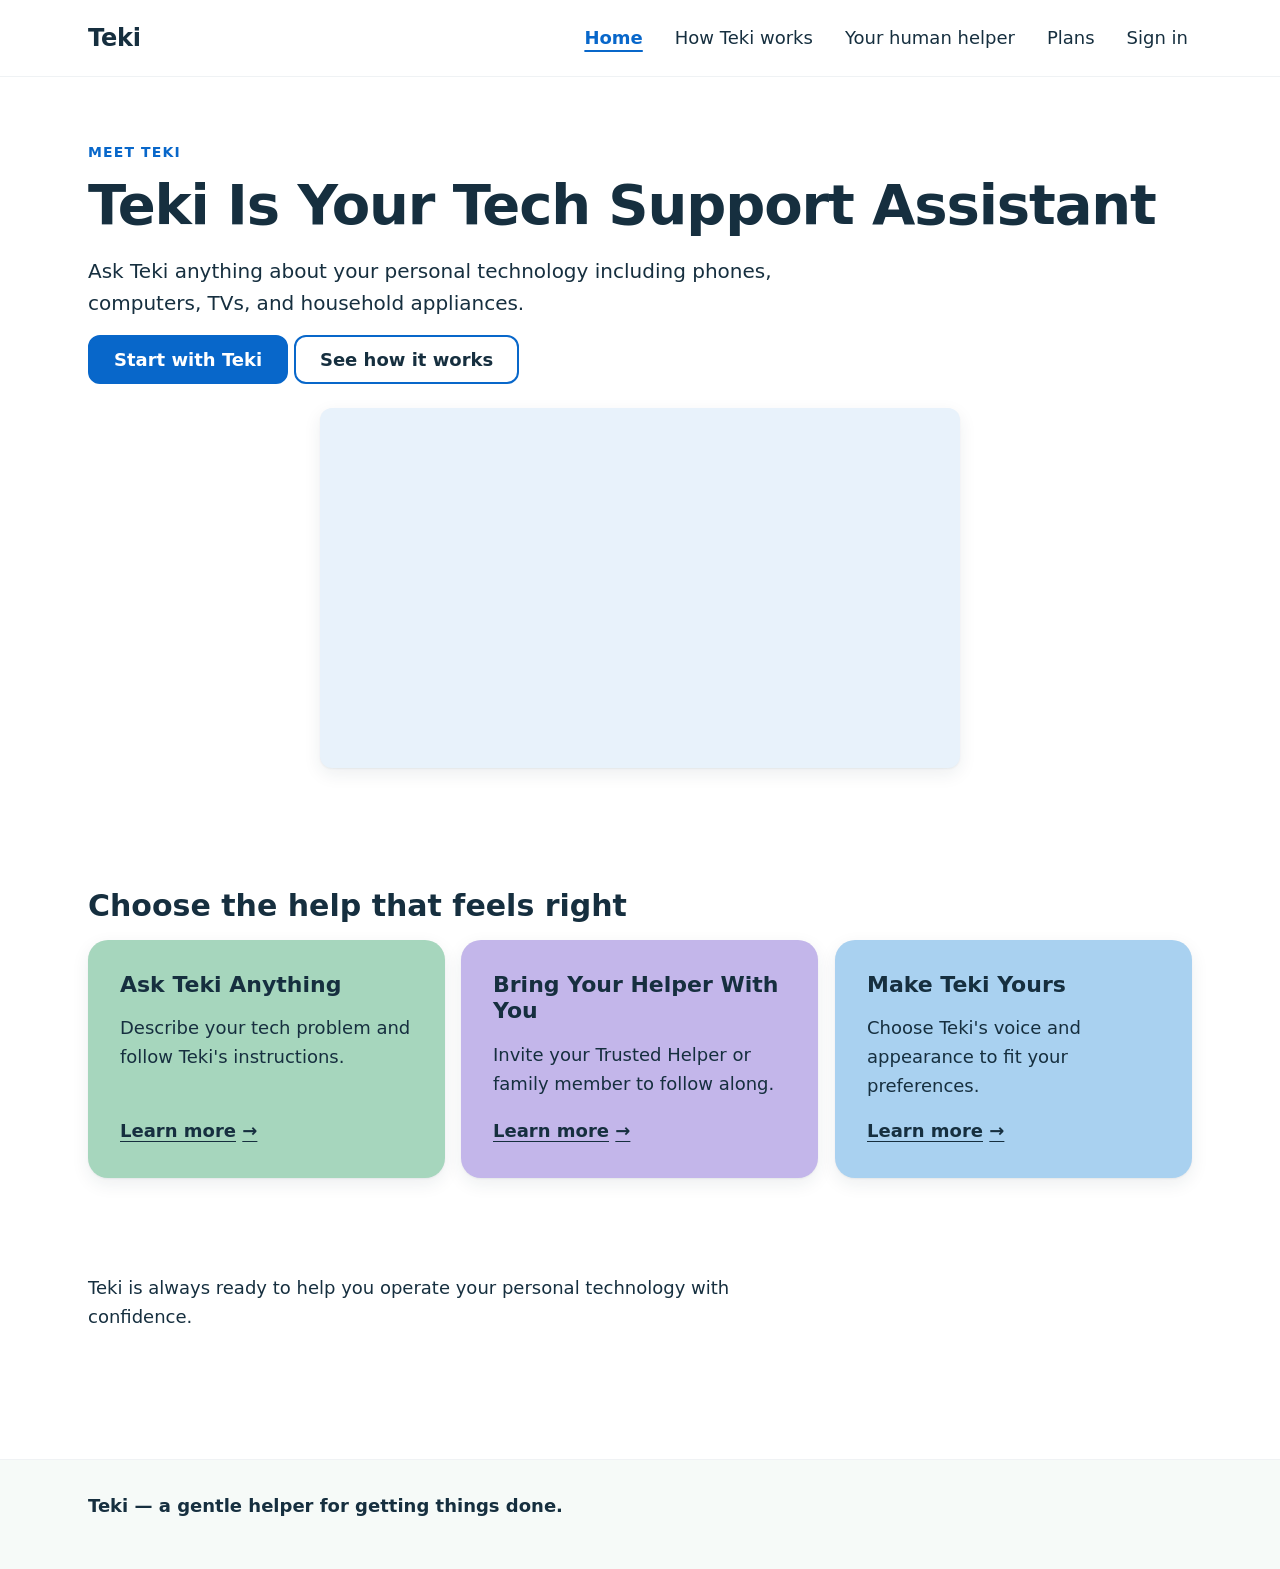
<file: index.html>
<!DOCTYPE html>
<html lang="en">
<head>
  <meta charset="utf-8">
  <meta name="viewport" content="width=device-width, initial-scale=1">
  <title>Teki - Home</title>
  <link rel="stylesheet" href="styles.css">
  <link rel="icon" type="image/png" href="/Teki paws.png">
</head>
<body>
  <a class="skip-link" href="#main">Skip to content</a>
  <header class="site-header">
    <div class="container">
      <a class="brand" href="index.html">Teki</a>
      <nav class="nav" aria-label="Main">
        <a href="index.html" class="active" aria-current="page">Home</a>
        <a href="how-it-works.html">How Teki works</a>
        <a href="your-helper.html">Your human helper</a>
        <a href="plans.html">Plans</a>
<!--        <a href="help.html">Help</a> -->
        <a href="https://teki.help">Sign in</a>
      </nav>
    </div>
  </header>

  <main id="main">
    <section class="container reveal" aria-labelledby="hero-title">
      <p class="eyebrow">MEET TEKI</p>
      <h1 id="hero-title">Teki Is Your Tech Support Assistant</h1>
      <p>Ask Teki anything about your personal technology including phones, computers, TVs, and household appliances.</p>
      <p>
        <a class="btn btn-primary" href="https://teki.help">Start with Teki</a>
        <a class="btn btn-secondary" href="how-it-works.html">See how it works</a>
      </p>

      <div class="video-embed" id="intro-animation">
        <iframe
          src="https://app.heygen.com/embeds/3d07759555ea44608191a38a7d48bf6b"
          title="Meet Teki — a short intro video"
          frameborder="0"
          allow="encrypted-media; fullscreen;"
          allowfullscreen></iframe>
      </div>
    </section>

    <section class="container reveal" aria-labelledby="choose-title">
      <h2 id="choose-title">Choose the help that feels right</h2>
      <div class="topic-grid">
        <div class="card card--mint reveal reveal--d1">
          <h3>Ask Teki Anything</h3>
          <p>Describe your tech problem and follow Teki's instructions.</p>
          <a class="card__link" href="how-it-works.html" aria-label="Ask Teki Anything — learn more">Learn more <span class="arrow" aria-hidden="true">&rarr;</span></a>
        </div>
        <div class="card card--lavender reveal reveal--d2">
          <h3>Bring Your Helper With You</h3>
          <p>Invite your Trusted Helper or family member to follow along.</p>
          <a class="card__link" href="your-helper.html" aria-label="Bring Your Helper With You — learn more">Learn more <span class="arrow" aria-hidden="true">&rarr;</span></a>
        </div>
        <div class="card card--blue reveal reveal--d3">
          <h3>Make Teki Yours</h3>
          <p>Choose Teki's voice and appearance to fit your preferences.</p>
          <a class="card__link" href="help.html" aria-label="Make Teki Yours — learn more">Learn more <span class="arrow" aria-hidden="true">&rarr;</span></a>
        </div>
      </div>
    </section>

    <section class="container reveal" aria-label="Our promise">
      <p>Teki is always ready to help you operate your personal technology with confidence.</p>
    </section>
  </main>

  <footer class="site-footer">
    <div class="container">
      <p><b>Teki &mdash; a gentle helper for getting things done.</b></p>
    </div>
  </footer>

  <script src="main.js"></script>
</body>
</html>
</file>
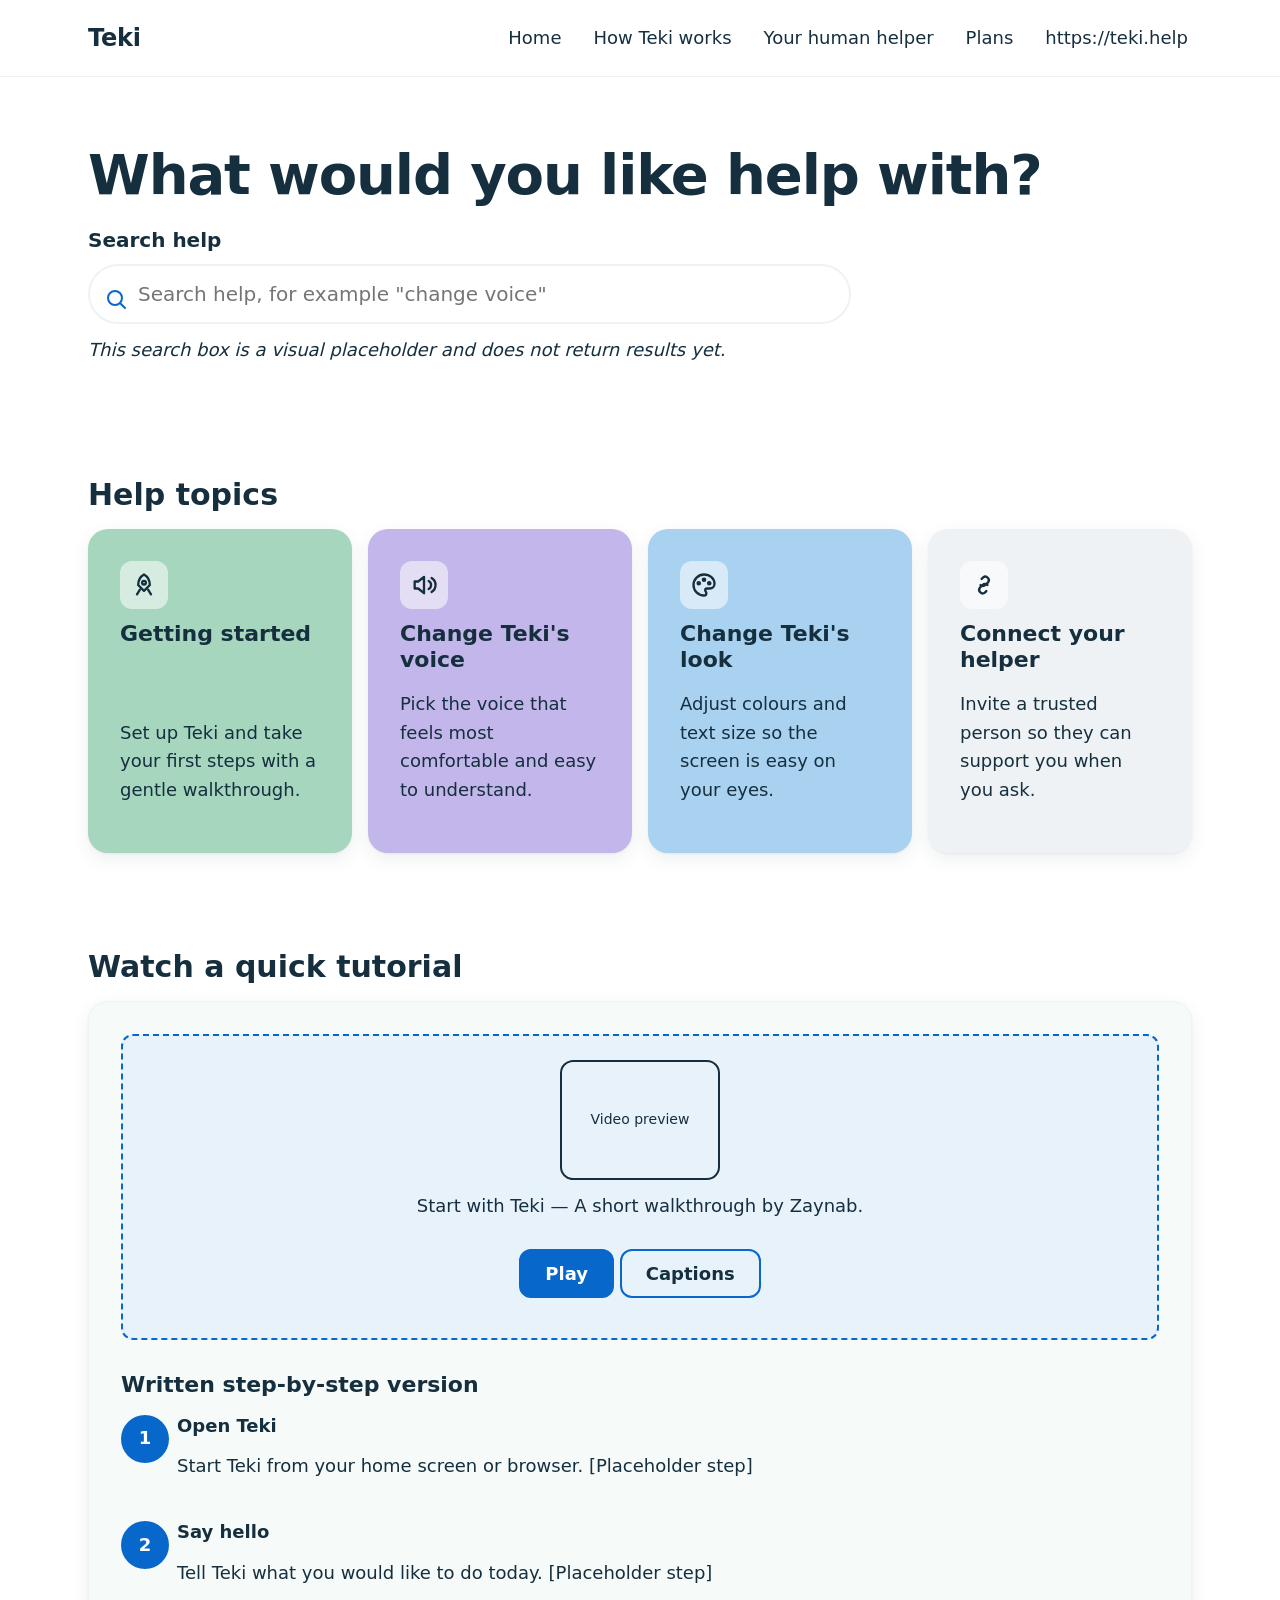
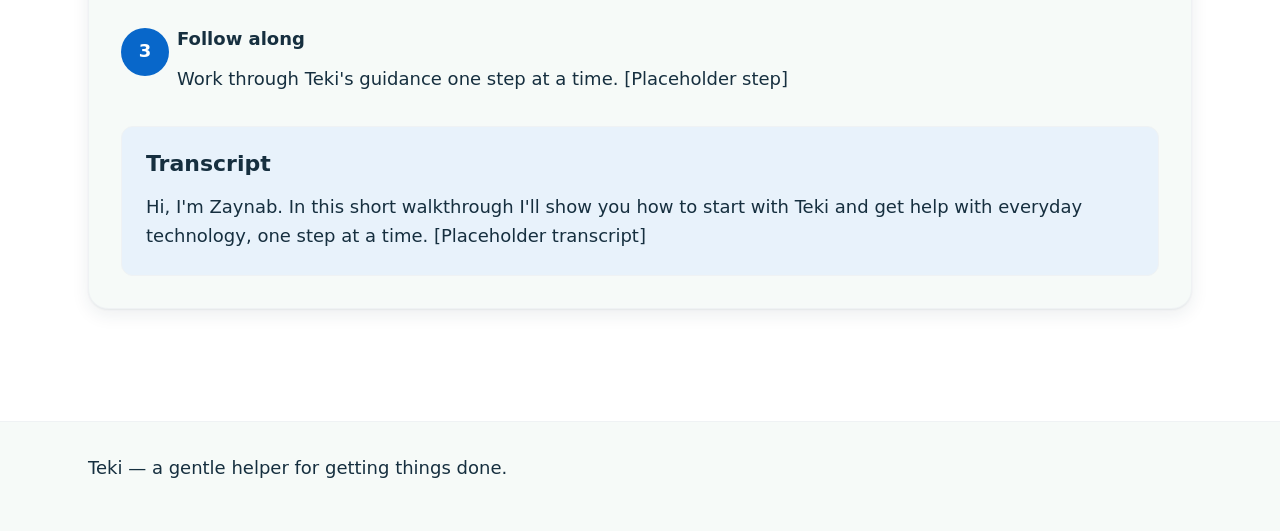
<file: help.html>
<!DOCTYPE html>
<html lang="en">
<head>
  <meta charset="utf-8">
  <meta name="viewport" content="width=device-width, initial-scale=1">
  <title>Teki - Your human helper</title>
  <link rel="stylesheet" href="styles.css">
</head>
<body>
  <a class="skip-link" href="#main">Skip to content</a>
  <header class="site-header">
    <div class="container">
      <a class="brand" href="index.html">Teki</a>
      <nav class="nav" aria-label="Main">
        <a href="index.html">Home</a>
        <a href="how-it-works.html">How Teki works</a>
        <a href="your-helper.html">Your human helper</a>
        <a href="plans.html">Plans</a>
<!--        <a href="help.html" class="active" aria-current="page">Help</a> -->
        <a href="app.html">https://teki.help</a>
      </nav>
    </div>
  </header>

  <main id="main">
    <section class="container reveal" aria-labelledby="help-title">
      <h1 id="help-title">What would you like help with?</h1>

      <p class="search-box">
        <label for="help-search">Search help</label>
        <svg class="icon" viewBox="0 0 24 24" aria-hidden="true" focusable="false"><circle cx="11" cy="11" r="7"/><path d="m21 21-4.3-4.3"/></svg>
        <input type="search" id="help-search" name="help-search" placeholder='Search help, for example "change voice"'>
      </p>
      <p><em>This search box is a visual placeholder and does not return results yet.</em></p>
    </section>

    <section class="container reveal" aria-labelledby="topics-title">
      <h2 id="topics-title">Help topics</h2>
      <div class="topic-grid">
        <div class="card card--mint reveal reveal--d1">
          <span class="card__icon" aria-hidden="true">
            <svg class="icon" viewBox="0 0 24 24" aria-hidden="true" focusable="false"><path d="M12 3c3.5 2 5 5.5 5 9l-5 5-5-5c0-3.5 1.5-7 5-9Z"/><circle cx="12" cy="10" r="1.6"/><path d="M8.5 16 6 20M15.5 16 18 20"/></svg>
          </span>
          <h3>Getting started</h3>
          <p>Set up Teki and take your first steps with a gentle walkthrough.</p>
        </div>
        <div class="card card--lavender reveal reveal--d2">
          <span class="card__icon" aria-hidden="true">
            <svg class="icon" viewBox="0 0 24 24" aria-hidden="true" focusable="false"><path d="M4 9v6h3l5 4V5L7 9H4Z"/><path d="M16 8.5a4 4 0 0 1 0 7M18.5 6a7 7 0 0 1 0 12"/></svg>
          </span>
          <h3>Change Teki's voice</h3>
          <p>Pick the voice that feels most comfortable and easy to understand.</p>
        </div>
        <div class="card card--blue reveal reveal--d3">
          <span class="card__icon" aria-hidden="true">
            <svg class="icon" viewBox="0 0 24 24" aria-hidden="true" focusable="false"><path d="M12 3a9 9 0 0 0 0 18c1.1 0 2-.9 2-2 0-.5-.2-1-.5-1.3-.3-.4-.5-.8-.5-1.2 0-.8.7-1.5 1.5-1.5H17a4 4 0 0 0 4-4c0-4.4-4-8-9-8Z"/><circle cx="7.5" cy="10.5" r="1"/><circle cx="12" cy="7.5" r="1"/><circle cx="16.5" cy="10.5" r="1"/></svg>
          </span>
          <h3>Change Teki's look</h3>
          <p>Adjust colours and text size so the screen is easy on your eyes.</p>
        </div>
        <div class="card card--grey reveal reveal--d3">
          <span class="card__icon" aria-hidden="true">
            <svg class="icon" viewBox="0 0 24 24" aria-hidden="true" focusable="false"><path d="M9 12a3 3 0 0 0 4.2 0l2.3-2.3a3 3 0 0 0-4.2-4.2L10 6.8"/><path d="M15 12a3 3 0 0 0-4.2 0l-2.3 2.3a3 3 0 0 0 4.2 4.2L14 17.2"/></svg>
          </span>
          <h3>Connect your helper</h3>
          <p>Invite a trusted person so they can support you when you ask.</p>
        </div>
      </div>
    </section>

    <section class="container reveal" aria-labelledby="tutorial-title">
      <h2 id="tutorial-title">Watch a quick tutorial</h2>

      <div class="media-card">
        <div class="media-placeholder" id="tutorial-video" role="group" aria-label="Video preview">
          <svg width="160" height="120" viewBox="0 0 160 120" role="img" aria-label="Placeholder for the Teki walkthrough video">
            <rect x="1" y="1" width="158" height="118" rx="12" fill="none" stroke="currentColor" stroke-width="2"></rect>
            <text x="80" y="64" text-anchor="middle" fill="currentColor" font-size="14">Video preview</text>
          </svg>
          <p>Start with Teki — A short walkthrough by Zaynab.</p>
          <p>
            <button type="button" class="btn btn-primary" data-toggle="play" aria-pressed="false" aria-controls="tutorial-video" data-label-on="Pause" data-label-off="Play">Play</button>
            <button type="button" class="btn btn-secondary" data-toggle="play" data-mode="captions" aria-pressed="false" aria-controls="tutorial-video" data-label-on="Captions on" data-label-off="Captions">Captions</button>
          </p>
        </div>

        <h3>Written step-by-step version</h3>
        <ol class="steps">
          <li>
            <h4>Open Teki</h4>
            <p>Start Teki from your home screen or browser. [Placeholder step]</p>
          </li>
          <li>
            <h4>Say hello</h4>
            <p>Tell Teki what you would like to do today. [Placeholder step]</p>
          </li>
          <li>
            <h4>Follow along</h4>
            <p>Work through Teki's guidance one step at a time. [Placeholder step]</p>
          </li>
        </ol>

        <div class="transcript">
          <h3>Transcript</h3>
          <p>Hi, I'm Zaynab. In this short walkthrough I'll show you how to start with Teki and get help with everyday technology, one step at a time. [Placeholder transcript]</p>
        </div>
      </div>
    </section>
  </main>

  <footer class="site-footer">
    <div class="container">
      <p>Teki &mdash; a gentle helper for getting things done.</p>
    </div>
  </footer>

  <script src="main.js"></script>
</body>
</html>
</file>
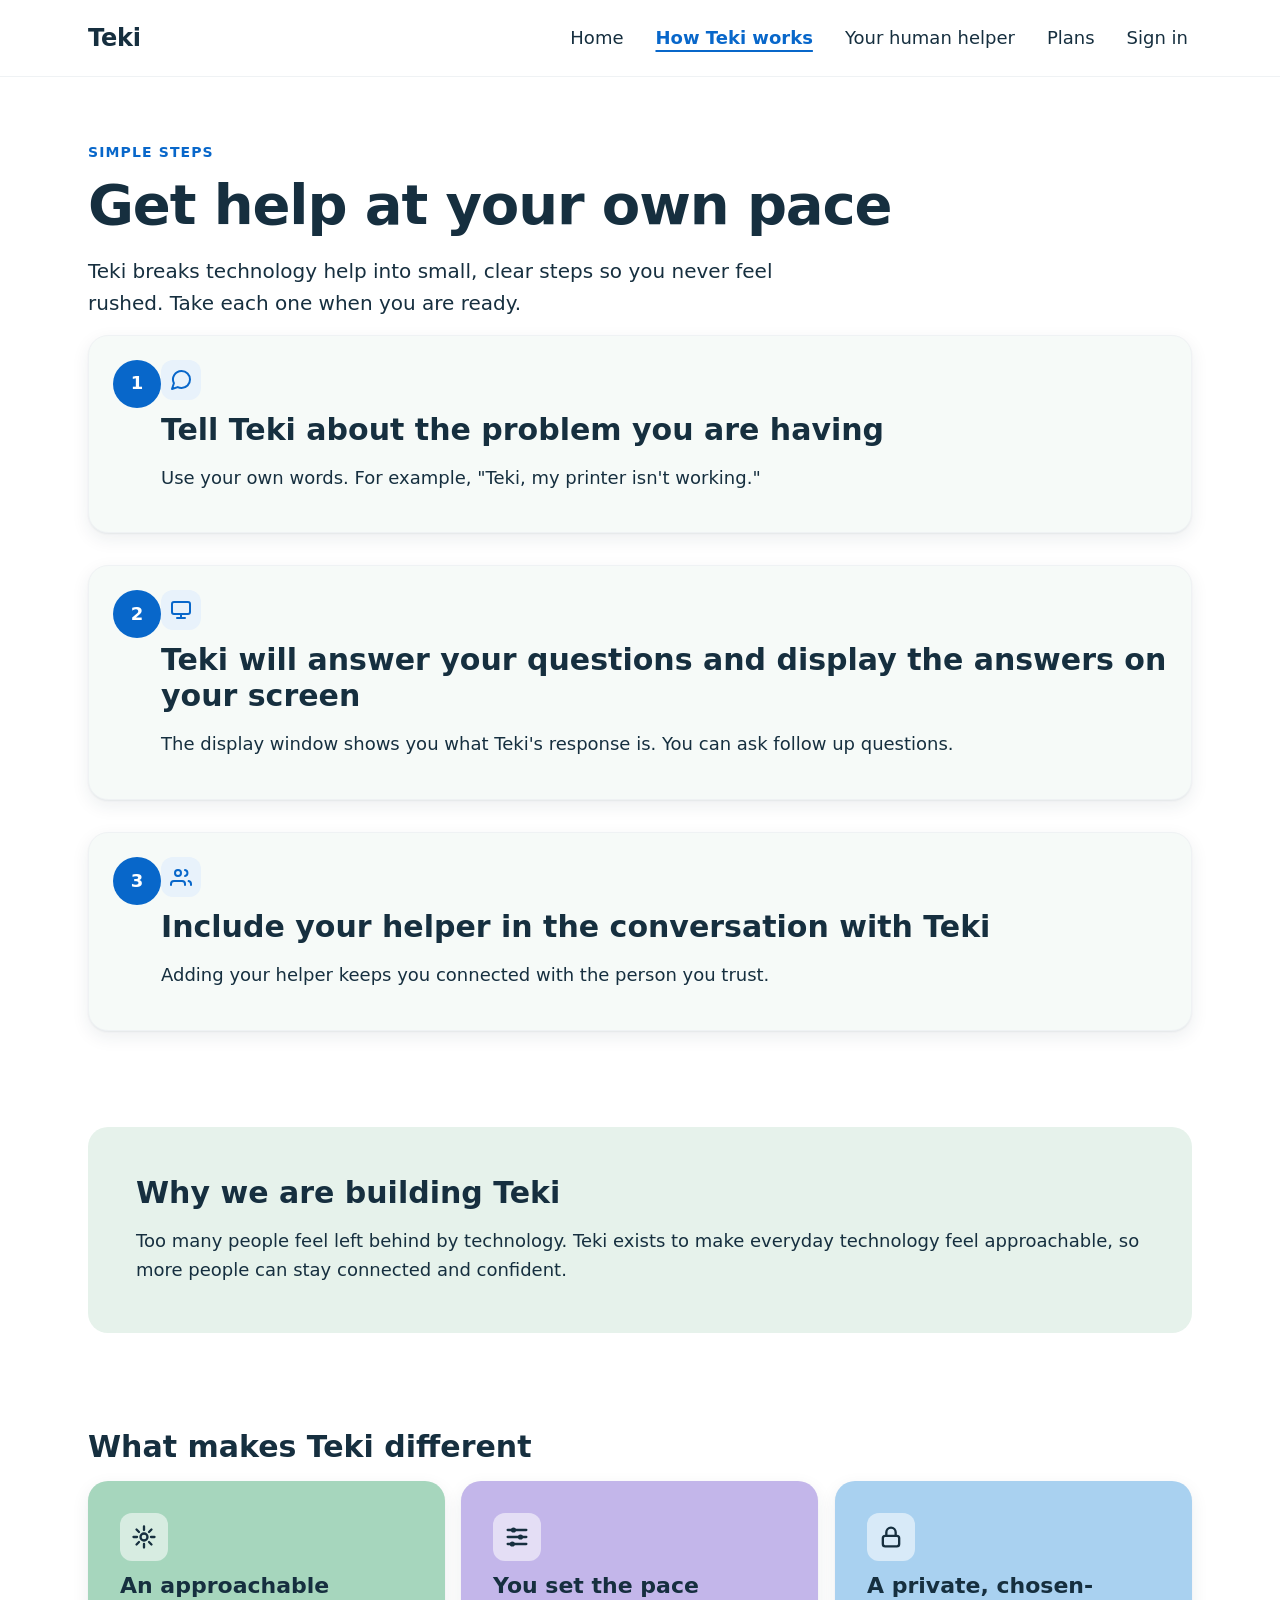
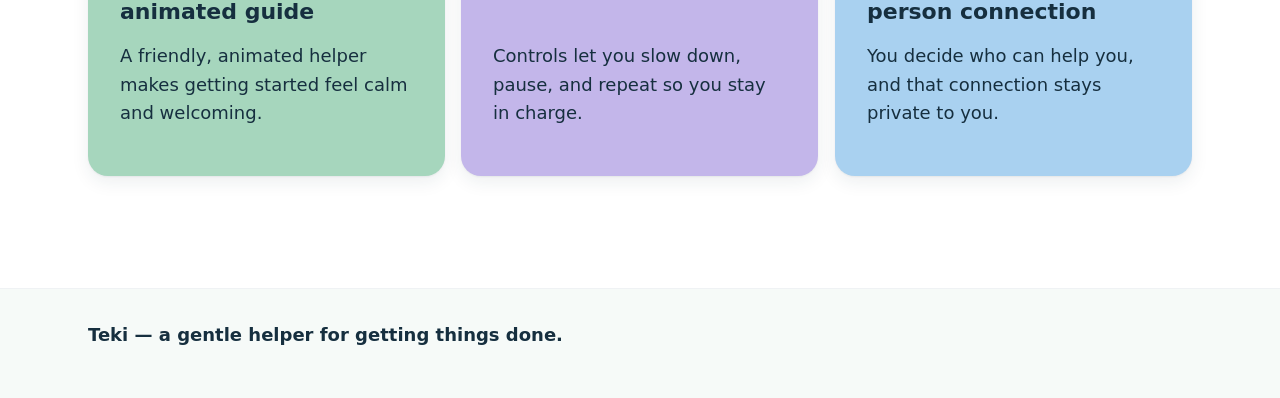
<file: how-it-works.html>
<!DOCTYPE html>
<html lang="en">
<head>
  <meta charset="utf-8">
  <meta name="viewport" content="width=device-width, initial-scale=1">
  <title>Teki — How Teki works</title>
  <link rel="stylesheet" href="styles.css">
  <link rel="icon" type="image/png" href="/Teki paws.png">
</head>
<body>
  <a class="skip-link" href="#main">Skip to content</a>
  <header class="site-header">
    <div class="container">
      <a class="brand" href="index.html">Teki</a>
      <nav class="nav" aria-label="Main">
        <a href="index.html">Home</a>
        <a href="how-it-works.html" class="active" aria-current="page">How Teki works</a>
        <a href="your-helper.html">Your human helper</a>
        <a href="plans.html">Plans</a>
<!--        <a href="help.html">Help</a> -->
        <a href="https://teki.help">Sign in</a>
      </nav>
    </div>
  </header>

  <main id="main">
    <section class="container reveal" aria-labelledby="hiw-title">
      <p class="eyebrow">SIMPLE STEPS</p>
      <h1 id="hiw-title">Get help at your own pace</h1>
      <p>Teki breaks technology help into small, clear steps so you never feel rushed. Take each one when you are ready.</p>

      <ol class="steps steps--iconic">
        <li>
          <span class="step__icon" aria-hidden="true">
            <svg class="icon" viewBox="0 0 24 24" aria-hidden="true" focusable="false"><path d="M21 11.5a8.38 8.38 0 0 1-8.5 8.5 8.5 8.5 0 0 1-3.8-.9L3 21l1.9-5.7A8.5 8.5 0 0 1 12.5 3 8.38 8.38 0 0 1 21 11.5Z"/></svg>
          </span>
          <h2>Tell Teki about the problem you are having</h2>
          <p>Use your own words. For example, "Teki, my printer isn't working."</p>
        </li>
        <li>
          <span class="step__icon" aria-hidden="true">
            <svg class="icon" viewBox="0 0 24 24" aria-hidden="true" focusable="false"><rect x="3" y="4" width="18" height="12" rx="2"/><path d="M8 20h8M12 16v4"/></svg>
          </span>
          <h2>Teki will answer your questions and display the answers on your screen</h2>
          <p>The display window shows you what Teki's response is. You can ask follow up questions.</p>
        </li>
        <li>
          <span class="step__icon" aria-hidden="true">
            <svg class="icon" viewBox="0 0 24 24" aria-hidden="true" focusable="false"><path d="M16 20v-1a3 3 0 0 0-3-3H5a3 3 0 0 0-3 3v1"/><circle cx="9" cy="8" r="3"/><path d="M22 20v-1a3 3 0 0 0-2.4-2.9M16 5.1A3 3 0 0 1 16 11"/></svg>
          </span>
          <h2>Include your helper in the conversation with Teki</h2>
          <p>Adding your helper keeps you connected with the person you trust.</p>
        </li>
      </ol>
    </section>

    <section class="container reveal" aria-labelledby="mission-title">
      <div class="feature-band">
        <h2 id="mission-title">Why we are building Teki</h2>
        <p>Too many people feel left behind by technology. Teki exists to make everyday technology feel approachable, so more people can stay connected and confident.</p>
      </div>
    </section>

    <section class="container reveal" aria-labelledby="different-title">
      <h2 id="different-title">What makes Teki different</h2>
      <div class="topic-grid">
        <div class="card card--mint reveal reveal--d1">
          <span class="card__icon" aria-hidden="true">
            <svg class="icon" viewBox="0 0 24 24" aria-hidden="true" focusable="false"><path d="M12 3v3M12 18v3M3 12h3M18 12h3M5.6 5.6l2.1 2.1M16.3 16.3l2.1 2.1M18.4 5.6l-2.1 2.1M7.7 16.3l-2.1 2.1"/><circle cx="12" cy="12" r="3"/></svg>
          </span>
          <h3>An approachable animated guide</h3>
          <p>A friendly, animated helper makes getting started feel calm and welcoming.</p>
        </div>
        <div class="card card--lavender reveal reveal--d2">
          <span class="card__icon" aria-hidden="true">
            <svg class="icon" viewBox="0 0 24 24" aria-hidden="true" focusable="false"><path d="M4 6h16M4 12h16M4 18h16"/><circle cx="9" cy="6" r="2.2" fill="currentColor" stroke="none"/><circle cx="15" cy="12" r="2.2" fill="currentColor" stroke="none"/><circle cx="8" cy="18" r="2.2" fill="currentColor" stroke="none"/></svg>
          </span>
          <h3>You set the pace</h3>
          <p>Controls let you slow down, pause, and repeat so you stay in charge.</p>
        </div>
        <div class="card card--blue reveal reveal--d3">
          <span class="card__icon" aria-hidden="true">
            <svg class="icon" viewBox="0 0 24 24" aria-hidden="true" focusable="false"><rect x="5" y="11" width="14" height="9" rx="2"/><path d="M8 11V8a4 4 0 0 1 8 0v3"/></svg>
          </span>
          <h3>A private, chosen-person connection</h3>
          <p>You decide who can help you, and that connection stays private to you.</p>
        </div>
      </div>
    </section>
  </main>

  <footer class="site-footer">
    <div class="container">
      <p><b>Teki &mdash; a gentle helper for getting things done.</b></p>
    </div>
  </footer>

  <script src="main.js"></script>
</body>
</html>
</file>
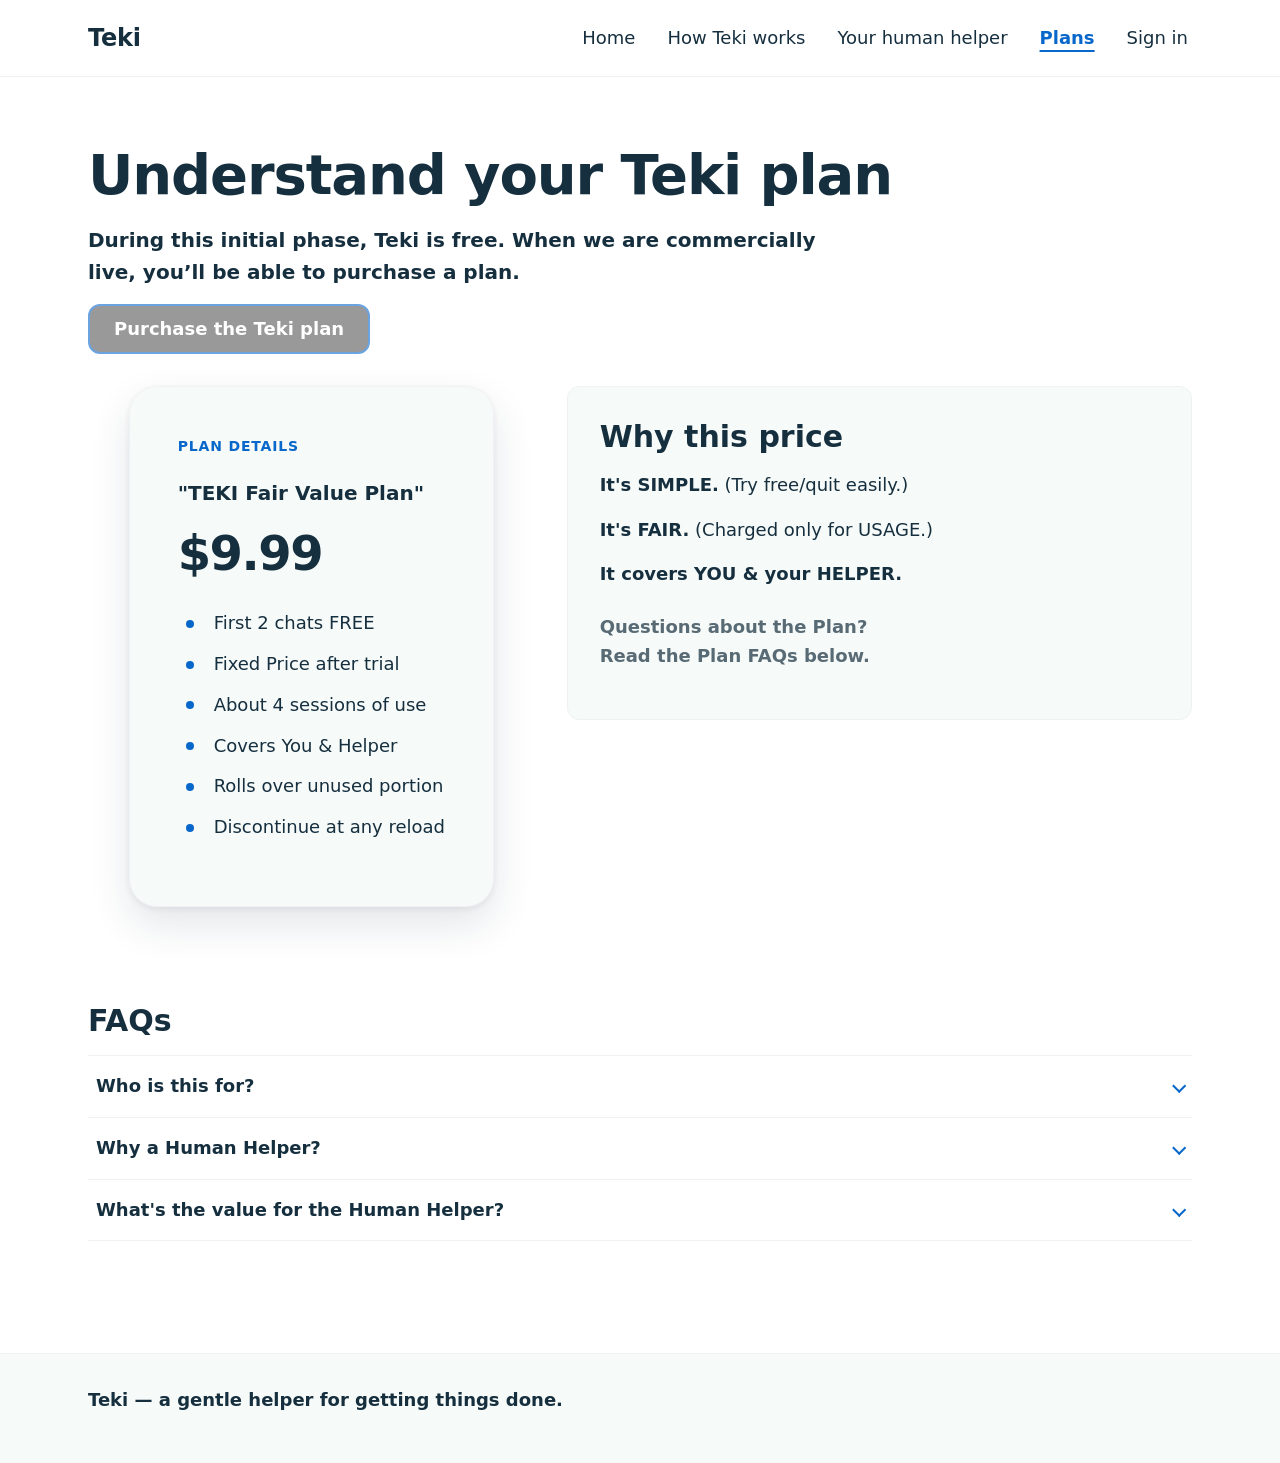
<file: plans.html>
<!DOCTYPE html>
<html lang="en">
<head>
  <meta charset="utf-8">
  <meta name="viewport" content="width=device-width, initial-scale=1">
  <title>Teki - Plans</title>
  <link rel="stylesheet" href="styles.css">
</head>
<body>
  <a class="skip-link" href="#main">Skip to content</a>
  <header class="site-header">
    <div class="container">
      <a class="brand" href="index.html">Teki</a>
      <nav class="nav" aria-label="Main">
        <a href="index.html">Home</a>
        <a href="how-it-works.html">How Teki works</a>
        <a href="your-helper.html">Your human helper</a>
        <a href="plans.html" class="active" aria-current="page">Plans</a>
<!--        <a href="help.html">Help</a> -->
        <a href="https://teki.help">Sign in</a>
      </nav>
    </div>
  </header>

  <main id="main">
    <section class="container reveal" aria-labelledby="plans-title">
      <h1 id="plans-title">Understand your Teki plan</h1>
        <p><b>During this initial phase, Teki is free. When we are commercially live, you’ll be able to purchase a plan.</b></p> 
        <a class="btn btn-primary-disabled" href="#" tabindex="-1" aria-disabled="true">Purchase the Teki plan</a>

      <div class="plans-layout">

        <!-- Plan card -->
        <div class="plan-card plan-card--feature">
          <p class="plan-label">Plan Details</p>
          <h2 class="plan-name">"TEKI Fair Value Plan"</h2>
          <p class="plan-price-display">$9.99</p>
          <ul class="check-list">
            <li>
              <svg class="icon" viewBox="0 0 24 24" aria-hidden="true" focusable="false"><circle cx="12" cy="12" r="3" fill="currentColor"/></svg>
              <span>First 2 chats FREE</span>
            </li>
            <li>
              <svg class="icon" viewBox="0 0 24 24" aria-hidden="true" focusable="false"><circle cx="12" cy="12" r="3" fill="currentColor"/></svg>
              <span>Fixed Price after trial</span>
            </li>
            <li>
              <svg class="icon" viewBox="0 0 24 24" aria-hidden="true" focusable="false"><circle cx="12" cy="12" r="3" fill="currentColor"/></svg>
              <span>About 4 sessions of use</span>
            </li>
            <li>
              <svg class="icon" viewBox="0 0 24 24" aria-hidden="true" focusable="false"><circle cx="12" cy="12" r="3" fill="currentColor"/></svg>
              <span>Covers You &amp; Helper</span>
            </li>
            <li>
              <svg class="icon" viewBox="0 0 24 24" aria-hidden="true" focusable="false"><circle cx="12" cy="12" r="3" fill="currentColor"/></svg>
              <span>Rolls over unused portion</span>
            </li>
            <li>
              <svg class="icon" viewBox="0 0 24 24" aria-hidden="true" focusable="false"><circle cx="12" cy="12" r="3" fill="currentColor"/></svg>
              <span>Discontinue at any reload</span>
            </li>
          </ul>
        </div>

        <!-- Why this price -->
        <div class="why-price-panel">
          <h2>Why this price</h2>
          <p><strong>It's SIMPLE.</strong> (Try free/quit easily.)</p>
          <p><strong>It's FAIR.</strong> (Charged only for USAGE.)</p>
          <p><strong>It covers YOU &amp; your HELPER.</strong></p>
          <p class="plan-faq-note">Questions about the Plan?<br>Read the Plan FAQs below.</p>
        </div>

      </div>
    </section>

    <section class="container reveal" aria-labelledby="faq-title">
      <h2 id="faq-title">FAQs</h2>
      <div class="faq">
        <details>
          <summary>Who is this for?</summary>
          <p>Designed for elderly people who need assistance with daily technology issues.</p>
        </details>
        <details>
          <summary>Why a Human Helper?</summary>
          <p>We believe that AI alone isn't enough. A trusted human helper is needed and valued.</p>
        </details>
        <details>
          <summary>What's the value for the Human Helper?</summary>
          <p>Many people already spend many hours helping elderly parents or friends. Teki provides both notifications and transcripts of chats to reduce the number of needed calls or length of time required to assist the elderly user. Teki really helps BOTH parties.</p>
        </details>
      </div>
    </section>
  </main>

  <footer class="site-footer">
    <div class="container">
      <p><b>Teki &mdash; a gentle helper for getting things done.</b></p>
    </div>
  </footer>

  <script src="main.js"></script>
</body>
</html>
</file>
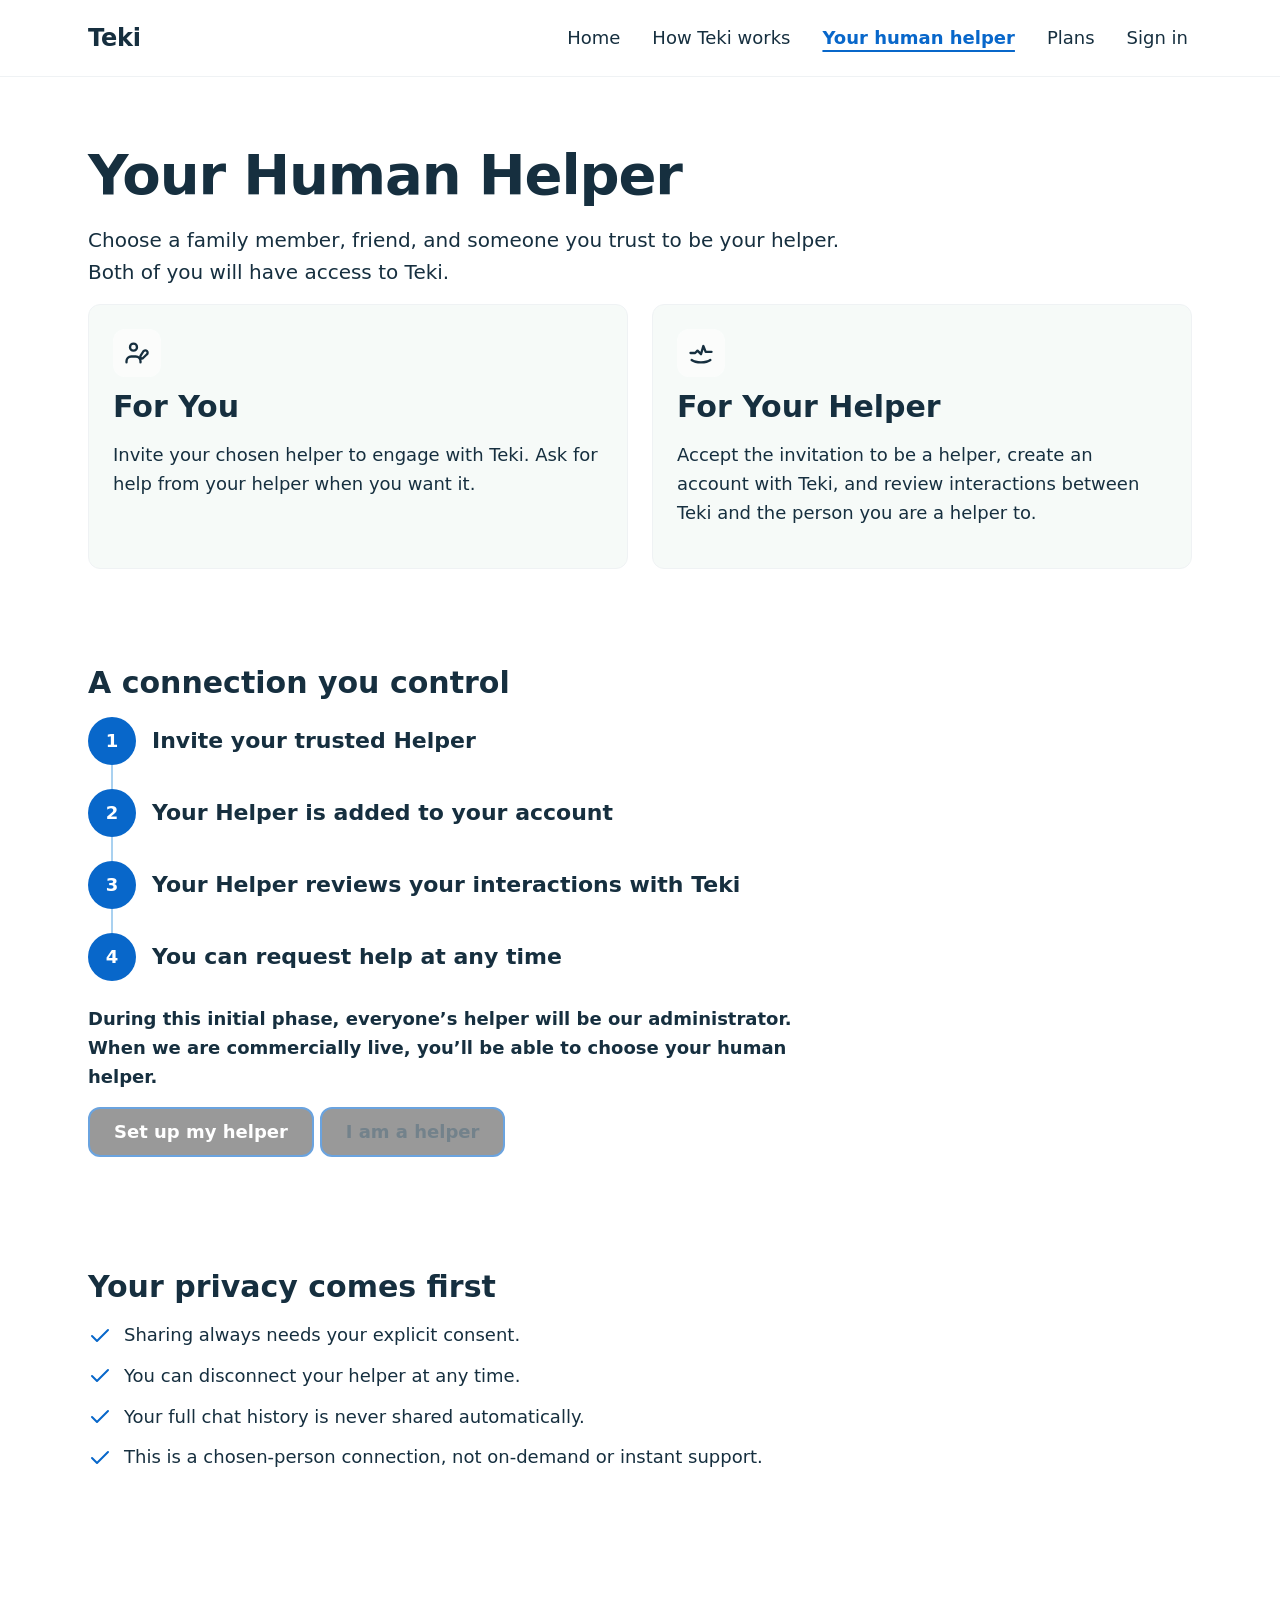
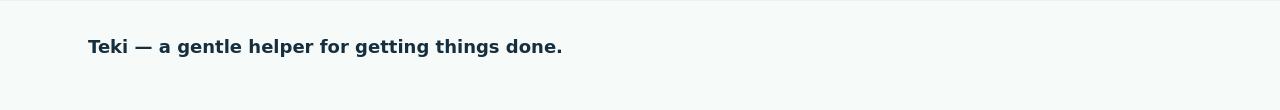
<file: your-helper.html>
<!DOCTYPE html>
<html lang="en">
<head>
  <meta charset="utf-8">
  <meta name="viewport" content="width=device-width, initial-scale=1">
  <title>Teki - Your human helper</title>
  <link rel="stylesheet" href="styles.css">
  <link rel="icon" type="image/png" href="/Teki paws.png">
</head>
<body>
  <a class="skip-link" href="#main">Skip to content</a>
  <header class="site-header">
    <div class="container">
      <a class="brand" href="index.html">Teki</a>
      <nav class="nav" aria-label="Main">
        <a href="index.html">Home</a>
        <a href="how-it-works.html">How Teki works</a>
        <a href="your-helper.html" class="active" aria-current="page">Your human helper</a>
        <a href="plans.html">Plans</a>
<!--        <a href="help.html">Help</a> -->
        <a href="https://teki.help">Sign in</a>
      </nav>
    </div>
  </header>

  <main id="main">
    <section class="container reveal" aria-labelledby="helper-title">
      <h1 id="helper-title">Your Human Helper</h1>
      <p>Choose a family member, friend, and someone you trust to be your helper. Both of you will have access to Teki.</p>

      <div class="panel-group">
        <div class="panel">
          <span class="panel__icon" aria-hidden="true">
            <svg class="icon" viewBox="0 0 24 24" aria-hidden="true" focusable="false"><circle cx="9" cy="7" r="3"/><path d="M3 20v-1a4 4 0 0 1 4-4h4a4 4 0 0 1 4 4v1"/><path d="M17.5 10.5a2 2 0 1 1 2.8 2.8L17 16.5l-2.5.5.5-2.5Z"/></svg>
          </span>
          <h2>For You</h2>
          <p>Invite your chosen helper to engage with Teki. Ask for help from your helper when you want it.</p>
        </div>
        <div class="panel">
          <span class="panel__icon" aria-hidden="true">
            <svg class="icon" viewBox="0 0 24 24" aria-hidden="true" focusable="false"><path d="M3 12h4l2-2 3 3 2-7 2 5h5"/><path d="M4 18c2 1.5 4 2 8 2s6-.5 8-2"/></svg>
          </span>
          <h2>For Your Helper</h2>
          <p>Accept the invitation to be a helper, create an account with Teki, and review interactions between Teki and the person you are a helper to.</p>
        </div>
      </div>
    </section>

    <section class="container reveal" aria-labelledby="control-title">
      <h2 id="control-title">A connection you control</h2>
      <ol class="timeline">
        <li>
          <h3>Invite your trusted Helper</h3>
        </li>
        <li>
          <h3>Your Helper is added to your account</h3>
        </li>
        <li>
          <h3>Your Helper reviews your interactions with Teki</h3>
        </li>
        <li>
          <h3>You can request help at any time</h3>
        </li>
      </ol>

      <p>
        <p><b>During this initial phase, everyone’s helper will be our administrator. When we are commercially live, you’ll be able to choose your human helper.</b></p> 
        <a class="btn btn-primary-disabled" href="#" tabindex="-1" aria-disabled="true">Set up my helper</a>
        <a class="btn btn-secondary-disabled" href="#" tabindex="-1" aria-disabled="true">I am a helper</a>
      </p>
    </section>

    <section class="container reveal" aria-labelledby="privacy-title">
      <h2 id="privacy-title">Your privacy comes first</h2>
      <ul class="check-list">
        <li>
          <svg class="icon" viewBox="0 0 24 24" aria-hidden="true" focusable="false"><path d="M20 6 9 17l-5-5"/></svg>
          <span>Sharing always needs your explicit consent.</span>
        </li>
        <li>
          <svg class="icon" viewBox="0 0 24 24" aria-hidden="true" focusable="false"><path d="M20 6 9 17l-5-5"/></svg>
          <span>You can disconnect your helper at any time.</span>
        </li>
        <li>
          <svg class="icon" viewBox="0 0 24 24" aria-hidden="true" focusable="false"><path d="M20 6 9 17l-5-5"/></svg>
          <span>Your full chat history is never shared automatically.</span>
        </li>
        <li>
          <svg class="icon" viewBox="0 0 24 24" aria-hidden="true" focusable="false"><path d="M20 6 9 17l-5-5"/></svg>
          <span>This is a chosen-person connection, not on-demand or instant support.</span>
        </li>
      </ul>
    </section>
  </main>

  <footer class="site-footer">
    <div class="container">
      <p><b>Teki &mdash; a gentle helper for getting things done.</b></p>
    </div>
  </footer>

  <script src="main.js"></script>
</body>
</html>
</file>
<file: styles.css>
/* ==========================================================================
   Teki — shared styles
   Hand-authored, no build step. Palette sampled from the proposal PDF.
   ========================================================================== */

/* ---- Design tokens ------------------------------------------------------ */
:root {
  /* Palette */
  --ink: #162f3f;
  --blue: #0867ca;
  --gray: #555555;
  --bg: #ffffff;
  --bg-soft: #f6faf8;

  /* Soft tints — still used for subtle surfaces (chat bubble, media box, etc.) */
  --tint-mint: #e6f2eb;
  --tint-lavender: #ede9f8;
  --tint-blue: #e8f2fb;

  /* Card colors — same pastel hues, a touch richer/more opaque than the
     original near-white tints. Dark ink text keeps strong AA contrast. */
  --card-mint: #a6d6bd;
  --card-lavender: #c3b6ea;
  --card-blue: #a9d1f0;
  --card-grey: #eff2f4;

  /* Spacing scale */
  --space-1: 0.25rem;
  --space-2: 0.5rem;
  --space-3: 0.75rem;
  --space-4: 1rem;
  --space-5: 1.5rem;
  --space-6: 2rem;
  --space-7: 3rem;
  --space-8: 4rem;

  /* Radius */
  --radius-sm: 6px;
  --radius: 12px;
  --radius-lg: 20px;

  /* Elevation */
  --shadow: 0 1px 2px rgba(22, 47, 63, 0.06), 0 6px 18px rgba(22, 47, 63, 0.08);
  --shadow-hover: 0 2px 4px rgba(22, 47, 63, 0.08), 0 12px 28px rgba(22, 47, 63, 0.14);

  /* Layout */
  --maxw: 72rem;

  /* Motion & polish (additive — the calm base look is preserved) */
  --ease-out: cubic-bezier(0.22, 1, 0.36, 1);
  --ease-soft: cubic-bezier(0.4, 0, 0.2, 1);
  --reveal-y: 20px;
  --reveal-dur: 0.6s;
  --radius-xl: 28px;
  --shadow-lg: 0 2px 6px rgba(22, 47, 63, 0.07),
    0 18px 40px rgba(22, 47, 63, 0.12);
  --header-h: 4.25rem;
  --display: clamp(2.25rem, 5vw + 1rem, 3.5rem);
}

/* ---- Reset / base ------------------------------------------------------- */
*,
*::before,
*::after {
  box-sizing: border-box;
}

html {
  -webkit-text-size-adjust: 100%;
  scroll-behavior: smooth;
}

body {
  margin: 0;
  font-family: system-ui, -apple-system, "Segoe UI", Roboto, Helvetica, Arial,
    sans-serif;
  font-size: 1.125rem;
  line-height: 1.6;
  color: var(--ink);
  background: var(--bg);
}

img,
svg {
  max-width: 100%;
  height: auto;
}

/* Headings — clear descending scale */
h1,
h2,
h3,
h4 {
  line-height: 1.2;
  color: var(--ink);
  margin: 0 0 var(--space-4);
}

h1 {
  font-size: 2.5rem;
}

h2 {
  font-size: 1.875rem;
}

h3 {
  font-size: 1.375rem;
}

h4 {
  font-size: 1.125rem;
}

p {
  margin: 0 0 var(--space-4);
}

a {
  color: var(--blue);
}

/* ---- Vertical rhythm & readable measure --------------------------------- */
main > section {
  padding-block: var(--space-7);
}

/* The first section on each page (hero) gets extra breathing room. */
main > section:first-child {
  padding-block: var(--space-8) var(--space-7);
}

/* Comfortable line length for body copy (grids are left untouched). */
main > section > p {
  max-width: 65ch;
}

/* Larger, tighter display headline on the page hero. */
main > section:first-child h1 {
  font-size: var(--display);
  letter-spacing: -0.02em;
}

/* Calm, slightly larger supporting line directly under the hero headline. */
main > section:first-child h1 + p {
  font-size: 1.25rem;
  max-width: 60ch;
  color: var(--ink);
}

/* Shared content width wrapper */
.container {
  width: 100%;
  max-width: var(--maxw);
  margin-inline: auto;
  padding-inline: var(--space-5);
}

/* ---- Skip link ---------------------------------------------------------- */
.skip-link {
  position: absolute;
  left: -9999px;
  top: 0;
  z-index: 1000;
  padding: var(--space-3) var(--space-4);
  background: var(--blue);
  color: #ffffff;
  border-radius: 0 0 var(--radius-sm) 0;
  text-decoration: none;
  font-weight: 600;
}

.skip-link:focus {
  left: 0;
}

/* ---- Header / nav ------------------------------------------------------- */
.site-header {
  position: sticky;
  top: 0;
  z-index: 100;
  border-bottom: 1px solid var(--card-grey);
  /* Solid fallback first for browsers without backdrop-filter. */
  background: var(--bg);
  transition: box-shadow 0.25s var(--ease-soft),
    border-color 0.25s var(--ease-soft);
}

/* Frosted-glass treatment only where backdrop-filter is supported. */
@supports ((-webkit-backdrop-filter: blur(1px)) or (backdrop-filter: blur(1px))) {
  .site-header {
    background: rgba(255, 255, 255, 0.72);
    -webkit-backdrop-filter: blur(12px);
    backdrop-filter: blur(12px);
  }
}

.site-header.scrolled {
  border-bottom-color: rgba(22, 47, 63, 0.12);
  box-shadow: 0 6px 20px rgba(22, 47, 63, 0.08);
}

/* In-page anchors (incl. the skip link target) land below the sticky bar. */
#main {
  scroll-margin-top: calc(var(--header-h) + var(--space-4));
}

.site-header .container {
  display: flex;
  flex-wrap: wrap;
  align-items: center;
  gap: var(--space-4) var(--space-6);
  padding-block: var(--space-4);
}

.brand {
  font-size: 1.5rem;
  font-weight: 700;
  color: var(--ink);
  text-decoration: none;
  letter-spacing: -0.01em;
}

.nav {
  display: flex;
  flex-wrap: wrap;
  align-items: center;
  gap: var(--space-2) var(--space-5);
  margin-left: auto;
}

.nav a {
  display: inline-flex;
  align-items: center;
  min-height: 44px;
  padding: var(--space-1) var(--space-1);
  color: var(--ink);
  text-decoration: none;
  font-weight: 500;
}

.nav a:hover {
  color: var(--blue);
}

.nav a.active {
  color: var(--blue);
  font-weight: 700;
  text-decoration: underline;
  text-underline-offset: 6px;
  text-decoration-thickness: 2px;
}

/* ---- Footer ------------------------------------------------------------- */
.site-footer {
  margin-top: var(--space-8);
  border-top: 1px solid var(--card-grey);
  background: var(--bg-soft);
  color: var(--ink);
}

.site-footer .container {
  padding-block: var(--space-6);
}

/* ---- Buttons ------------------------------------------------------------ */
.btn {
  display: inline-flex;
  align-items: center;
  justify-content: center;
  min-height: 44px;
  min-width: 44px;
  padding: var(--space-3) var(--space-5);
  border: 2px solid transparent;
  border-radius: var(--radius);
  font: inherit;
  font-weight: 600;
  line-height: 1.2;
  text-decoration: none;
  cursor: pointer;
  background: var(--card-grey);
  color: var(--ink);
  transition: transform 0.15s var(--ease-out),
    box-shadow 0.2s var(--ease-out), background 0.2s var(--ease-out),
    border-color 0.2s var(--ease-out);
}

.btn:hover {
  transform: translateY(-1px);
  box-shadow: var(--shadow);
}

.btn-primary {
  background: var(--blue);
  border-color: var(--blue);
  color: #ffffff; /* white on #0867ca ~5.3:1 — passes AA */
}

.btn-primary-disabled {
  background: var(--gray);
  border-color: var(--blue);
  color: #ffffff; /* white on #0867ca ~5.3:1 — passes AA */
  pointer-events: none;
  cursor: default;
  opacity: 0.5;
}

.btn-primary:hover {
  background: #0a5bb0;
  border-color: #0a5bb0;
}

.btn-secondary {
  background: transparent;
  border-color: var(--blue);
  color: var(--ink);
}

.btn-secondary-disabled {
  background: var(--gray);
  border-color: var(--blue);
  color: var(--ink);
  pointer-events: none;
  cursor: default;
  opacity: 0.5;
}

.btn-secondary:hover {
  background: var(--tint-blue);
}

.btn[disabled],
.btn[aria-disabled="true"] {
  opacity: 0.6;
  cursor: not-allowed;
}

/* ---- Cards -------------------------------------------------------------- */
.card {
  position: relative;
  overflow: hidden;
  display: flex;
  flex-direction: column;
  min-height: 12.5rem;
  padding: var(--space-6);
  border-radius: var(--radius-lg);
  background: var(--card-grey);
  box-shadow: var(--shadow);
  transition: transform 0.2s var(--ease-out),
    box-shadow 0.25s var(--ease-out), background-color 0.25s var(--ease-out);
}

.card--mint {
  background: var(--card-mint);
}

.card--lavender {
  background: var(--card-lavender);
}

.card--blue {
  background: var(--card-blue);
}

.card--grey {
  background: var(--card-grey);
}

.card:hover,
.card:focus-within {
  transform: translateY(-4px);
  box-shadow: var(--shadow-lg);
}

/* Push the "Learn more" affordance to the bottom so cards line up. */
.card > :last-child {
  margin-top: auto;
}

/* ---- Stretched-link affordance (single clickable card) ------------------ */
.card__link {
  position: static;
  margin-bottom: 0;
  display: inline-flex;
  align-items: center;
  gap: 0.35em;
  font-weight: 600;
  /* --ink keeps AA contrast on all three card colors; underline marks it. */
  color: var(--ink);
  text-decoration: underline;
  text-underline-offset: 4px;
}

.card__link .arrow {
  /* Inherit --ink from the label so the whole affordance meets AA on every
     card color; the nudge on hover is a transform, independent of color. */
  color: inherit;
  transition: transform 0.2s var(--ease-out);
}

.card:hover .card__link .arrow,
.card:focus-within .card__link .arrow {
  transform: translateX(4px);
}

/* The single <a> covers the whole card surface. */
.card__link::after {
  content: "";
  position: absolute;
  inset: 0;
}

/* ---- Panels (side-by-side helper layout) -------------------------------- */
.panel-group {
  display: grid;
  grid-template-columns: repeat(auto-fit, minmax(16rem, 1fr));
  gap: var(--space-5);
}

.panel {
  padding: var(--space-5);
  border-radius: var(--radius);
  background: var(--bg-soft);
  border: 1px solid var(--card-grey);
}

/* ---- Steps (ordered walkthrough) ---------------------------------------- */
.steps {
  list-style: none;
  counter-reset: step;
  margin: 0;
  padding: 0;
  display: grid;
  gap: var(--space-5);
}

.steps > li {
  counter-increment: step;
  position: relative;
  padding-left: calc(var(--space-7) + var(--space-2));
}

.steps > li::before {
  content: counter(step);
  position: absolute;
  left: 0;
  top: 0;
  width: var(--space-7);
  height: var(--space-7);
  display: inline-flex;
  align-items: center;
  justify-content: center;
  border-radius: 50%;
  background: var(--blue);
  color: #ffffff;
  font-weight: 700;
}

/* ---- Plan cards --------------------------------------------------------- */
.plan-grid {
  display: grid;
  grid-template-columns: repeat(auto-fit, minmax(16rem, 1fr));
  gap: var(--space-5);
}

.plan-card {
  padding: var(--space-6);
  border-radius: var(--radius-lg);
  background: var(--bg-soft);
  border: 1px solid var(--card-grey);
  box-shadow: var(--shadow);
  display: flex;
  flex-direction: column;
  gap: var(--space-3);
}

/* ---- Topic grid (help topics) ------------------------------------------- */
.topic-grid {
  display: grid;
  grid-template-columns: repeat(auto-fit, minmax(14rem, 1fr));
  gap: var(--space-4);
}

/* ---- Media placeholder (animation / video box) -------------------------- */
.media-placeholder {
  display: flex;
  flex-direction: column;
  align-items: center;
  justify-content: center;
  gap: var(--space-3);
  min-height: 16rem;
  padding: var(--space-5);
  border-radius: var(--radius);
  background: var(--tint-blue);
  border: 2px dashed var(--blue);
  text-align: center;
}

/* ---- Plans page two-column layout -------------------------------------- */
.plans-layout {
  display: grid;
  grid-template-columns: minmax(0, 1fr) minmax(0, 1.4fr);
  gap: var(--space-6);
  align-items: start;
  margin-top: var(--space-6);
}

.plan-label {
  font-size: 0.875rem;
  font-weight: 700;
  letter-spacing: 0.06em;
  text-transform: uppercase;
  color: var(--blue);
  margin-bottom: var(--space-2);
}

.plan-name {
  font-size: 1.25rem;
  margin-bottom: var(--space-2);
}

.plan-price-display {
  font-size: 3rem;
  font-weight: 800;
  letter-spacing: -0.03em;
  color: var(--ink);
  margin-bottom: var(--space-4);
  line-height: 1;
}

.why-price-panel {
  padding: var(--space-6);
  border-radius: var(--radius);
  background: var(--bg-soft);
  border: 1px solid var(--card-grey);
}

.why-price-panel h2 {
  margin-bottom: var(--space-4);
}

.plan-faq-note {
  margin-top: var(--space-5);
  font-weight: 600;
  color: var(--ink);
  opacity: 0.7;
}

@media (max-width: 640px) {
  .plans-layout {
    grid-template-columns: 1fr;
  }
}

/* ---- Responsive video embed (HeyGen intro) ----------------------------- */
.video-embed {
  position: relative;
  width: 100%;
  max-width: 640px;
  margin-block: var(--space-5);
  margin-inline: auto;
  aspect-ratio: 16 / 9;
  border-radius: var(--radius);
  overflow: hidden;
  box-shadow: var(--shadow);
  background: var(--tint-blue);
}

.video-embed iframe {
  position: absolute;
  inset: 0;
  width: 100%;
  height: 100%;
  border: 0;
}

/* Animated state — motion only runs when reduced motion is NOT requested */
.media-placeholder.playing {
  animation: teki-pulse 1.6s ease-in-out infinite;
}

@keyframes teki-pulse {
  0%,
  100% {
    transform: scale(1);
  }
  50% {
    transform: scale(1.03);
  }
}

/* ---- Eyebrow label (section kicker) ------------------------------------- */
.eyebrow {
  margin-bottom: var(--space-2);
  font-size: 0.875rem;
  font-weight: 700;
  letter-spacing: 0.08em;
  text-transform: uppercase;
  color: var(--blue);
}

/* ---- Mockup notice ------------------------------------------------------ */
.notice {
  padding: var(--space-3) var(--space-4);
  border-radius: var(--radius-sm);
  background: var(--tint-lavender);
  border: 1px solid var(--card-grey);
}

/* ---- App (signed-in mockup) layout -------------------------------------- */
.app-layout {
  display: grid;
  grid-template-columns: minmax(0, 2fr) minmax(16rem, 1fr);
  gap: var(--space-6);
  align-items: start;
}

.chat {
  display: grid;
  gap: var(--space-4);
}

.chat-bubble {
  padding: var(--space-4) var(--space-5);
  border-radius: var(--radius);
  background: var(--tint-mint);
  border: 1px solid var(--card-grey);
}

.chat-from {
  margin-bottom: var(--space-1);
  font-weight: 700;
}

.chat-bubble p:last-child {
  margin-bottom: 0;
}

.chat-input {
  display: flex;
  flex-wrap: wrap;
  align-items: center;
  gap: var(--space-3);
}

.chat-input label {
  flex-basis: 100%;
  font-weight: 600;
}

.chat-input input {
  flex: 1 1 14rem;
  min-height: 44px;
  padding: var(--space-2) var(--space-4);
  font: inherit;
  color: var(--ink);
  background: var(--bg);
  border: 2px solid var(--card-grey);
  border-radius: var(--radius-sm);
}

.app-side {
  display: grid;
  gap: var(--space-4);
}

.prefs-list {
  margin: 0;
  padding-left: var(--space-5);
  display: grid;
  gap: var(--space-2);
}

/* ---- Visually hidden (available to assistive tech) ---------------------- */
.visually-hidden {
  position: absolute;
  width: 1px;
  height: 1px;
  margin: -1px;
  padding: 0;
  border: 0;
  overflow: hidden;
  clip: rect(0 0 0 0);
  clip-path: inset(50%);
  white-space: nowrap;
}

/* ---- Inline SVG icon utility -------------------------------------------- */
.icon {
  width: 1.5rem;
  height: 1.5rem;
  flex: none;
  stroke: currentColor;
  fill: none;
  stroke-width: 2;
  stroke-linecap: round;
  stroke-linejoin: round;
}

/* Icon slot above a card/panel heading. */
.card__icon,
.panel__icon {
  display: inline-flex;
  align-items: center;
  justify-content: center;
  width: 3rem;
  height: 3rem;
  margin-bottom: var(--space-3);
  border-radius: var(--radius);
  background: rgba(255, 255, 255, 0.55);
  color: var(--ink);
}

.card__icon .icon,
.panel__icon .icon {
  width: 1.75rem;
  height: 1.75rem;
}

/* ---- Iconic stepper (how-it-works) -------------------------------------- */
.steps--iconic {
  gap: var(--space-6);
}

.steps--iconic > li {
  padding: var(--space-5) var(--space-5) var(--space-5)
    calc(var(--space-7) + var(--space-5));
  border-radius: var(--radius-lg);
  background: var(--bg-soft);
  border: 1px solid var(--card-grey);
  box-shadow: var(--shadow);
}

.steps--iconic > li::before {
  left: var(--space-5);
  top: var(--space-5);
}

/* Per-step icon sits to the right of the badge, aligned with the heading. */
.step__icon {
  display: inline-flex;
  align-items: center;
  justify-content: center;
  width: 2.5rem;
  height: 2.5rem;
  margin-bottom: var(--space-3);
  border-radius: var(--radius);
  background: var(--tint-blue);
  color: var(--blue);
}

/* ---- Feature band (full-width soft mission panel) ----------------------- */
.feature-band {
  padding: var(--space-7);
  border-radius: var(--radius-lg);
  background: var(--tint-mint);
}

.feature-band > :last-child {
  margin-bottom: 0;
}

/* ---- Timeline (connecting-line numbered stepper) ------------------------ */
.timeline {
  list-style: none;
  counter-reset: tl;
  margin: 0 0 var(--space-5);
  padding: 0;
  display: grid;
  gap: var(--space-5);
}

.timeline > li {
  counter-increment: tl;
  position: relative;
  padding-left: calc(var(--space-7) + var(--space-4));
  min-height: var(--space-7);
}

.timeline > li::before {
  content: counter(tl);
  position: absolute;
  left: 0;
  top: 0;
  z-index: 1;
  width: var(--space-7);
  height: var(--space-7);
  display: inline-flex;
  align-items: center;
  justify-content: center;
  border-radius: 50%;
  background: var(--blue);
  color: #ffffff; /* white on #0867ca ~5.5:1 — passes AA */
  font-weight: 700;
}

/* Connecting vertical line between badges. */
.timeline > li:not(:last-child)::after {
  content: "";
  position: absolute;
  left: calc(var(--space-7) / 2 - 1px);
  top: var(--space-7);
  bottom: calc(var(--space-5) * -1);
  width: 2px;
  background: var(--card-blue);
}

.timeline > li h3 {
  margin: 0;
  padding-top: calc((var(--space-7) - 1.2em) / 2);
}

/* ---- Icon-checked list -------------------------------------------------- */
.check-list {
  list-style: none;
  margin: 0 0 var(--space-4);
  padding: 0;
  display: grid;
  gap: var(--space-3);
}

.check-list > li {
  position: relative;
  display: flex;
  align-items: flex-start;
  gap: var(--space-3);
}

.check-list .icon {
  color: var(--blue);
  margin-top: 0.15em;
}

/* ---- Plan card: elevated centerpiece ------------------------------------ */
.plan-card--feature {
  max-width: 34rem;
  margin-inline: auto;
  padding: var(--space-7);
  border-radius: var(--radius-xl);
  box-shadow: var(--shadow-lg);
  gap: var(--space-4);
}

.plan-price {
  padding-bottom: var(--space-4);
  margin-bottom: var(--space-2);
  border-bottom: 1px solid var(--card-grey);
}

.plan-price h2 {
  margin-bottom: var(--space-2);
}

.plan-price p {
  margin-bottom: 0;
  font-size: 1.375rem;
  color: var(--blue);
}

/* ---- FAQ accordion ------------------------------------------------------ */
.faq details {
  border-bottom: 1px solid var(--card-grey);
}

.faq details:first-of-type {
  border-top: 1px solid var(--card-grey);
}

.faq summary {
  display: flex;
  align-items: center;
  justify-content: space-between;
  gap: var(--space-4);
  min-height: 44px;
  padding: var(--space-4) var(--space-2);
  cursor: pointer;
  font-weight: 600;
  font-size: 1.125rem;
  list-style: none;
}

.faq summary::-webkit-details-marker {
  display: none;
}

/* CSS-drawn rotating chevron indicator. */
.faq summary::after {
  content: "";
  flex: none;
  width: 0.65rem;
  height: 0.65rem;
  border-right: 2px solid var(--blue);
  border-bottom: 2px solid var(--blue);
  transform: rotate(45deg);
  transition: transform 0.2s var(--ease-out);
}

.faq details[open] summary::after {
  transform: rotate(-135deg);
}

.faq details > p {
  margin: 0 0 var(--space-4);
  padding-inline: var(--space-2);
  max-width: 65ch;
}

/* ---- Search box (help) -------------------------------------------------- */
.search-box {
  position: relative;
  max-width: 34rem;
  margin-bottom: var(--space-3);
}

.search-box label {
  display: block;
  margin-bottom: var(--space-2);
  font-weight: 600;
}

.search-box .icon {
  position: absolute;
  left: var(--space-4);
  bottom: 0.85rem;
  color: var(--blue);
  pointer-events: none;
}

.search-box input {
  width: 100%;
  min-height: 48px;
  padding: var(--space-3) var(--space-4) var(--space-3)
    calc(var(--space-6) + var(--space-4));
  font: inherit;
  color: var(--ink);
  background: var(--bg);
  border: 2px solid var(--card-grey);
  border-radius: 999px;
  transition: border-color 0.2s var(--ease-out),
    box-shadow 0.2s var(--ease-out);
}

.search-box input:focus {
  border-color: var(--blue);
}

.search-box input:focus-visible {
  outline: 3px solid var(--blue);
  outline-offset: 2px;
}

/* ---- Media card (help tutorial) ----------------------------------------- */
.media-card {
  padding: var(--space-6);
  border-radius: var(--radius-lg);
  background: var(--bg-soft);
  border: 1px solid var(--card-grey);
  box-shadow: var(--shadow);
}

.media-card .media-placeholder {
  margin-bottom: var(--space-6);
}

.transcript {
  margin-top: var(--space-4);
  padding: var(--space-5);
  border-radius: var(--radius);
  background: var(--tint-blue);
  border: 1px solid var(--card-grey);
}

.transcript > :last-child {
  margin-bottom: 0;
}

/* ---- Accessibility: focus -------------------------------------------------
   Visible focus indicator. Never removed without a visible replacement. */
:focus-visible {
  outline: 3px solid var(--blue);
  outline-offset: 2px;
  border-radius: var(--radius-sm);
}

/* ---- Scroll reveal ------------------------------------------------------
   Default (no-JS / unsupported) state is the FINAL visible state: .reveal has
   no hidden styles here. Only when main.js adds `js-reveal` to <html> do the
   targets start hidden and animate to visible via `is-visible`. */
.reveal {
  /* Intentionally empty by default — everything is visible without JS. */
}

html.js-reveal .reveal {
  opacity: 0;
  transform: translateY(var(--reveal-y));
  transition: opacity var(--reveal-dur) var(--ease-out),
    transform var(--reveal-dur) var(--ease-out);
  will-change: opacity, transform;
}

html.js-reveal .reveal.is-visible {
  opacity: 1;
  transform: none;
}

/* Gentle stagger for grids of cards. */
html.js-reveal .reveal.is-visible.reveal--d1 {
  transition-delay: 0.08s;
}
html.js-reveal .reveal.is-visible.reveal--d2 {
  transition-delay: 0.16s;
}
html.js-reveal .reveal.is-visible.reveal--d3 {
  transition-delay: 0.24s;
}

/* ---- Reduced motion ----------------------------------------------------- */
@media (prefers-reduced-motion: reduce) {
  *,
  *::before,
  *::after {
    animation-duration: 0.001ms !important;
    animation-iteration-count: 1 !important;
    transition-duration: 0.001ms !important;
    scroll-behavior: auto !important;
  }

  html {
    scroll-behavior: auto !important;
  }

  /* Even when the playing class is applied, keep the box motionless. */
  .media-placeholder.playing {
    animation: none !important;
    transform: none !important;
  }

  /* Reveal targets are always fully visible, with no transform/transition,
     even if the JS hook class is present. */
  html.js-reveal .reveal,
  html.js-reveal .reveal.is-visible {
    opacity: 1 !important;
    transform: none !important;
    transition: none !important;
  }

  /* Neutralize the card lift and arrow nudge. */
  .card:hover,
  .card:focus-within {
    transform: none !important;
  }
  .card .card__link .arrow {
    transition: none !important;
    transform: none !important;
  }

  /* Neutralize the button lift. */
  .btn:hover {
    transform: none !important;
  }

  /* Suppress the header's shadow/border transition (end state is allowed). */
  .site-header {
    transition: none !important;
  }

  /* FAQ chevron: no rotation animation (open/closed end state still shown). */
  .faq summary::after {
    transition: none !important;
  }

  /* Search field: no focus transition. */
  .search-box input {
    transition: none !important;
  }
}

/* ---- Responsive: single column on small screens ------------------------- */
@media (max-width: 640px) {
  h1 {
    font-size: 2rem;
  }

  h2 {
    font-size: 1.5rem;
  }

  .site-header .container {
    flex-direction: column;
    align-items: flex-start;
  }

  .nav {
    margin-left: 0;
    flex-direction: column;
    align-items: flex-start;
    width: 100%;
  }

  .app-layout,
  .panel-group,
  .plan-grid,
  .topic-grid {
    grid-template-columns: 1fr;
  }
}
</file>
